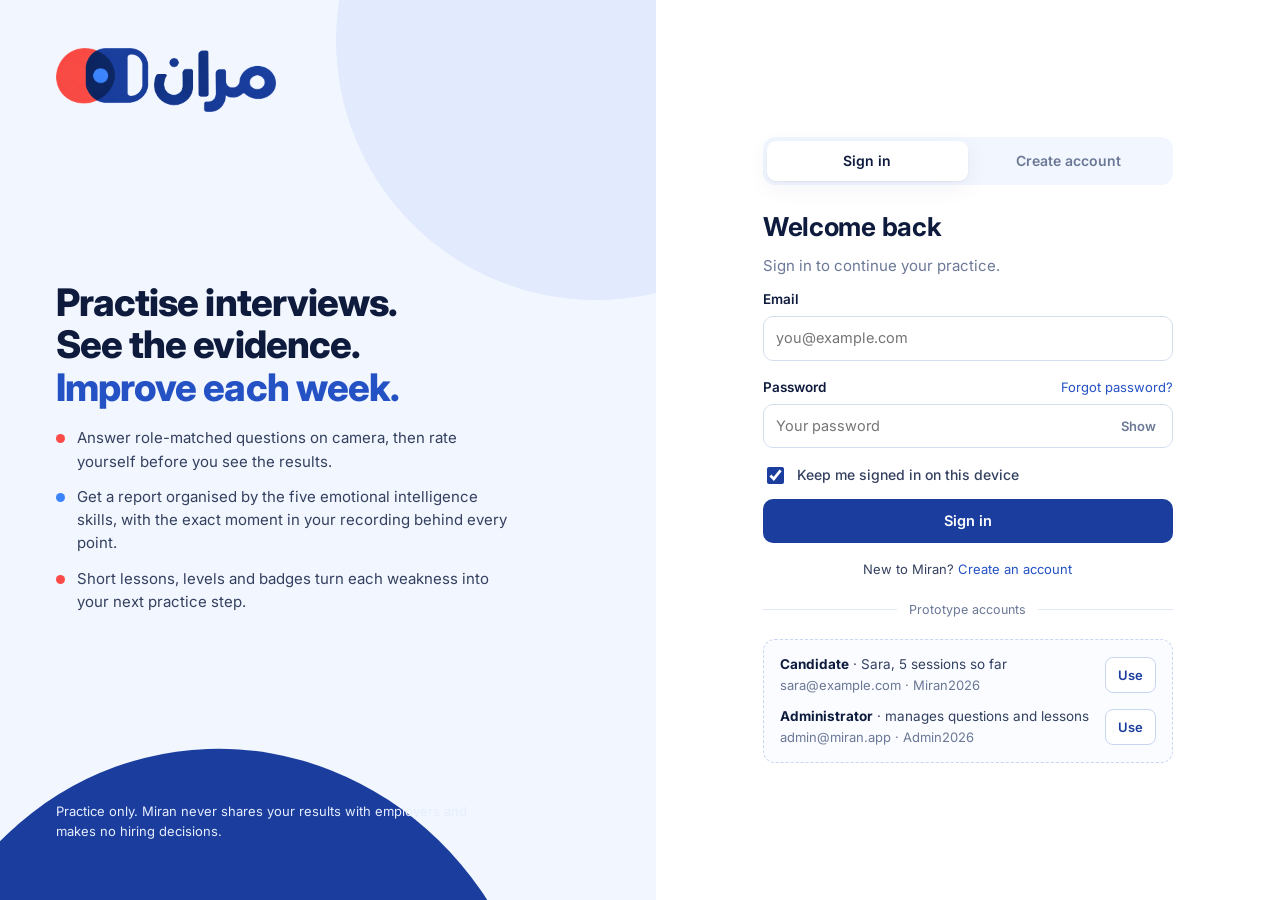
<file: index.html>
<!DOCTYPE html>
<html lang="en">
<head>
  <meta charset="UTF-8">
  <meta name="viewport" content="width=device-width, initial-scale=1">
  <title>Sign in · Miran</title>
  <meta name="description" content="Miran (مِران) — practise job interviews and get feedback organised by the five emotional intelligence skills.">
  <link rel="icon" href="favicon.png">
  <link rel="preconnect" href="https://fonts.googleapis.com"><link rel="preconnect" href="https://fonts.gstatic.com" crossorigin>
  <link href="https://fonts.googleapis.com/css2?family=Inter:wght@400;500;600;700;800&display=swap" rel="stylesheet">
  <link rel="stylesheet" href="style.css">
</head>
<body data-page="signin">
  <main class="auth">
    <section class="auth-brand" aria-label="About Miran">
      <img class="auth-logo" src="miran-logo.png" alt="Miran">
      <div>
        <h1 class="auth-headline">Practise interviews.<br>See the evidence.<br><span>Improve each week.</span></h1>
        <ul class="auth-points">
          <li><span class="dot" style="background:var(--red)"></span>Answer role-matched questions on camera, then rate yourself before you see the results.</li>
          <li><span class="dot" style="background:var(--blue-bright)"></span>Get a report organised by the five emotional intelligence skills, with the exact moment in your recording behind every point.</li>
          <li><span class="dot" style="background:var(--red)"></span>Short lessons, levels and badges turn each weakness into your next practice step.</li>
        </ul>
      </div>
      <p class="auth-foot">Practice only. Miran never shares your results with employers and makes no hiring decisions.</p>
    </section>

    <section class="auth-form-wrap">
      <div class="auth-form">
        <div class="tabs-auth" role="tablist">
          <a href="index.html" class="active" role="tab" aria-selected="true">Sign in</a>
          <a href="signup.html" role="tab" aria-selected="false">Create account</a>
        </div>
        <h1>Welcome back</h1>
        <p class="muted">Sign in to continue your practice.</p>

        <div id="formAlert" class="alert alert-error hidden" role="alert"></div>

        <form id="signinForm" novalidate>
          <div class="field">
            <label for="email">Email</label>
            <input id="email" name="email" type="email" autocomplete="email" placeholder="you@example.com">
          </div>
          <div class="field">
            <div style="display:flex;justify-content:space-between;align-items:baseline">
              <label for="password">Password</label>
              <a href="#" id="forgot" class="small">Forgot password?</a>
            </div>
            <div style="position:relative">
              <input id="password" name="password" type="password" autocomplete="current-password" placeholder="Your password" style="padding-right:64px">
              <button type="button" id="togglePw" class="btn btn-ghost btn-sm" style="position:absolute;right:4px;top:4px">Show</button>
            </div>
          </div>
          <label class="check"><input type="checkbox" checked> Keep me signed in on this device</label>
          <button type="submit" class="btn btn-primary btn-block">Sign in</button>
        </form>

        <p class="small" style="text-align:center;margin-top:16px">New to Miran? <a href="signup.html">Create an account</a></p>

        <div class="divider">Prototype accounts</div>
        <div class="demo-box">
          <div style="display:flex;justify-content:space-between;align-items:center;gap:10px;margin-bottom:10px">
            <div><b style="color:var(--ink)">Candidate</b> · Sara, 5 sessions so far<br><span class="muted small">sara@example.com · Miran2026</span></div>
            <button class="btn btn-outline btn-sm" id="fillDemo" type="button">Use</button>
          </div>
          <div style="display:flex;justify-content:space-between;align-items:center;gap:10px">
            <div><b style="color:var(--ink)">Administrator</b> · manages questions and lessons<br><span class="muted small">admin@miran.app · Admin2026</span></div>
            <button class="btn btn-outline btn-sm" id="fillAdmin" type="button">Use</button>
          </div>
        </div>
      </div>
    </section>
  </main>
  <script src="data.js"></script>
  <script src="app.js"></script>
  <script src="auth.js"></script>
</body>
</html>
</file>
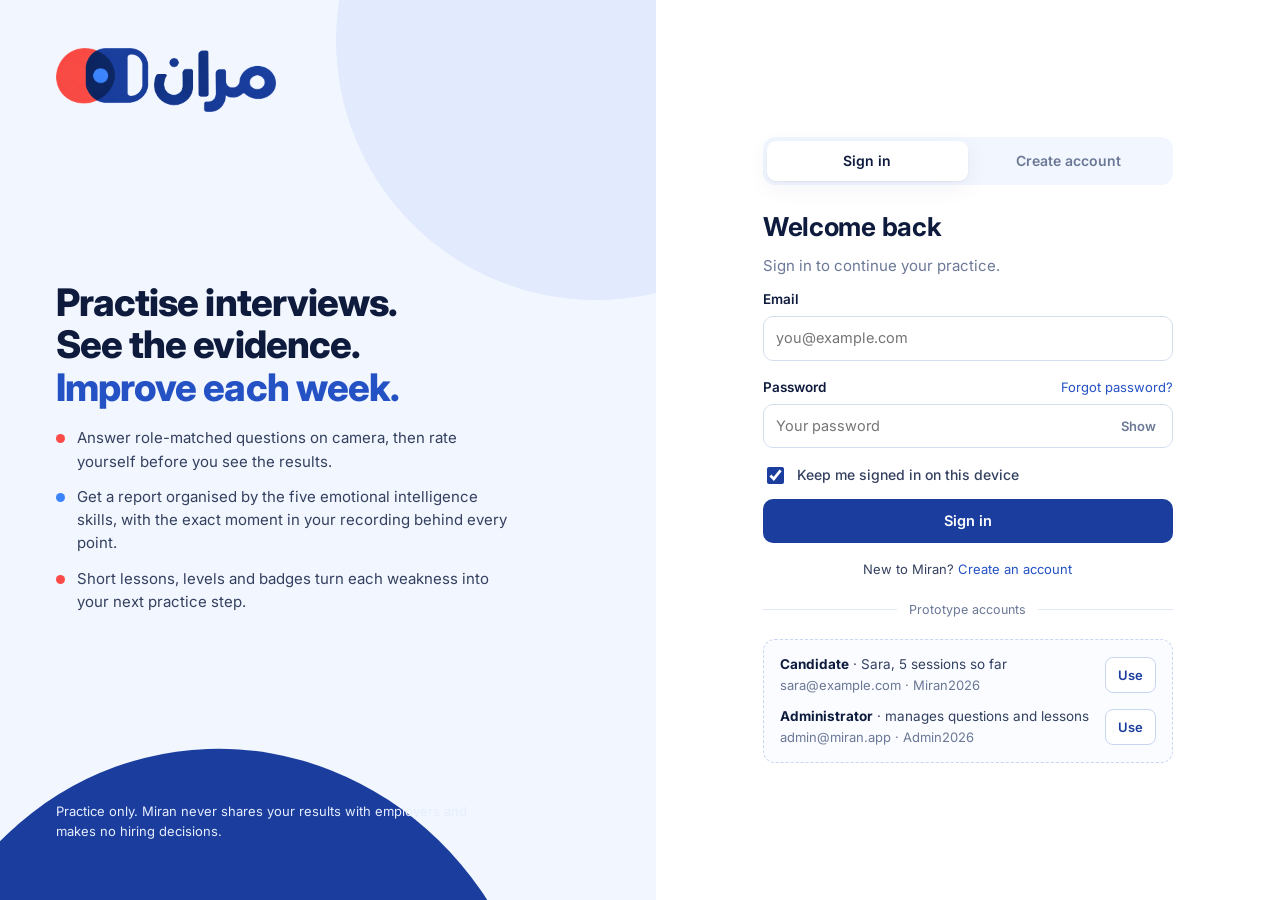
<file: admin.html>
<!DOCTYPE html>
<html lang="en">
<head>
  <meta charset="UTF-8">
  <meta name="viewport" content="width=device-width, initial-scale=1">
  <title>Admin · Miran</title>
  <link rel="icon" href="favicon.png">
  <link rel="preconnect" href="https://fonts.googleapis.com"><link rel="preconnect" href="https://fonts.gstatic.com" crossorigin>
  <link href="https://fonts.googleapis.com/css2?family=Inter:wght@400;500;600;700;800&display=swap" rel="stylesheet">
  <link rel="stylesheet" href="style.css">
</head>
<body data-page="admin">
  <main class="page" id="app"></main>
  <script src="data.js"></script>
  <script src="app.js"></script>
  <script src="admin.js"></script>
</body>
</html>
</file>
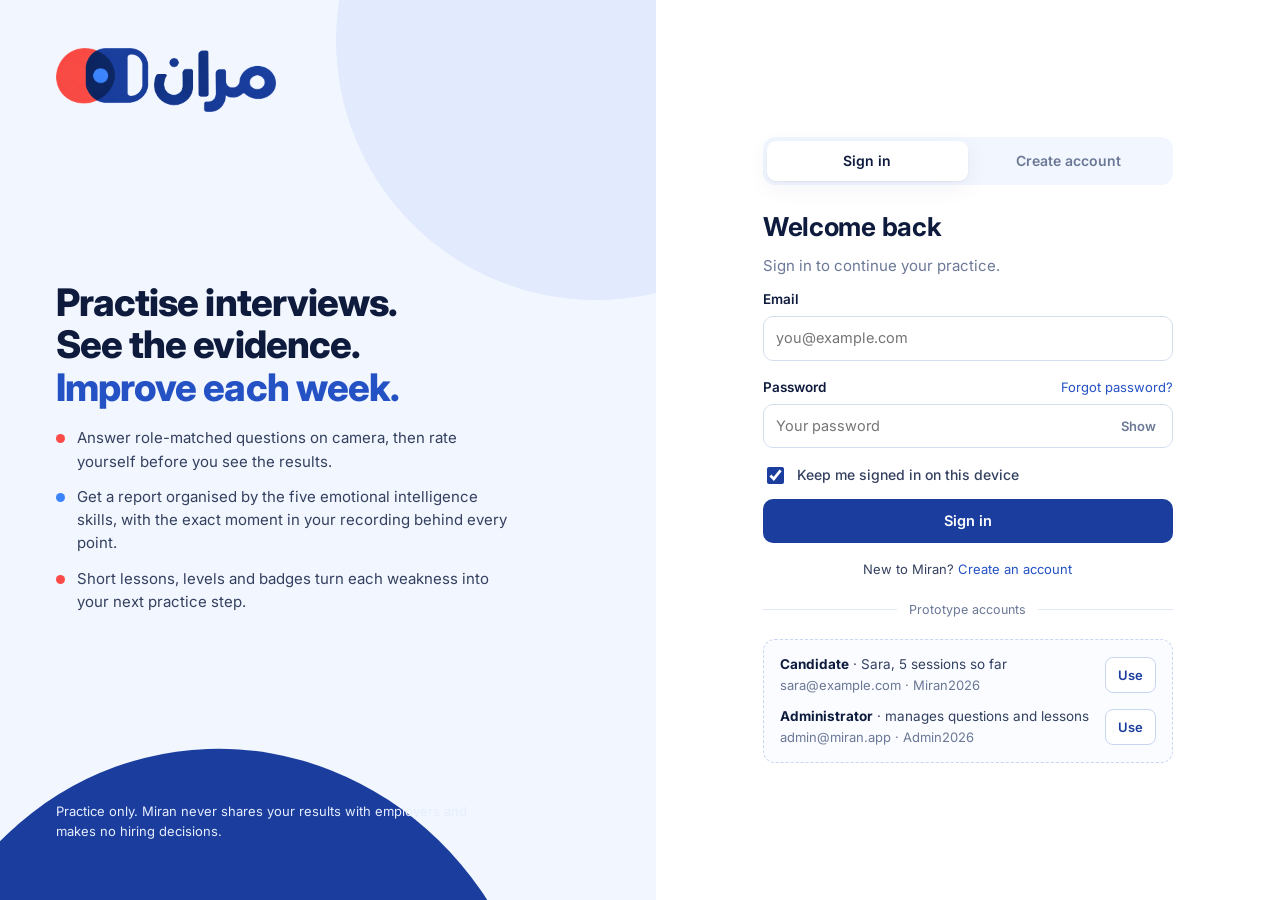
<file: consent.html>
<!DOCTYPE html>
<html lang="en">
<head>
  <meta charset="UTF-8">
  <meta name="viewport" content="width=device-width, initial-scale=1">
  <title>Before your first session · Miran</title>
  <link rel="icon" href="favicon.png">
  <link rel="preconnect" href="https://fonts.googleapis.com"><link rel="preconnect" href="https://fonts.gstatic.com" crossorigin>
  <link href="https://fonts.googleapis.com/css2?family=Inter:wght@400;500;600;700;800&display=swap" rel="stylesheet">
  <link rel="stylesheet" href="style.css">
</head>
<body data-page="consent">
  <header class="topbar"><div class="topbar-inner"><span class="brand"><img src="miran-logo.png" alt="Miran"></span>
    <div style="flex:1"></div><span class="small muted">Step 2 of 2 · Account setup</span></div></header>
  <main class="page page-narrow">
    <div class="stepper" aria-hidden="true"><div class="done"></div><div class="now"></div></div>
    <h1 id="consentTitle">Before your first session, <span id="who"></span></h1>
    <p class="muted">Please read how your recordings are used. You can change these choices at any time in Settings.</p>

    <form id="consentForm">
      <div class="card" style="margin-bottom:20px">
        <h2>What happens to your answers</h2>
        <table class="table">
          <thead><tr><th style="width:150px">Data</th><th>Where it goes</th></tr></thead>
          <tbody>
            <tr><td><b>Video</b></td><td>Stays on Miran's server. Used only to measure eye contact and smiling. Never used to label your emotions.</td></tr>
            <tr><td><b>Audio</b></td><td>Sent to a speech-to-text service to create a transcript, then deleted there.</td></tr>
            <tr><td><b>Transcript</b></td><td>Sent to a generative AI service to score content against a fixed, published rubric.</td></tr>
            <tr><td><b>Results</b></td><td>Visible to you only. Never shared with employers.</td></tr>
          </tbody>
        </table>
        <div style="margin-top:18px">
          <label class="check"><input type="checkbox" name="agree"> <span><b>I agree</b> to my answers being recorded and processed as described above.</span></label>
          <div id="agreeErr" class="error-text hidden" style="margin:-6px 0 12px 27px">You need to agree before you can record.</div>
          <label class="check"><input type="checkbox" name="camera" checked> <span>Include camera-based measures (eye contact and smiling). <span class="muted">If unchecked, your report uses content and speech only.</span></span></label>
          <label class="check"><input type="checkbox" name="autodel"> <span>Delete my recordings automatically after 30 days.</span></label>
        </div>
      </div>

      <div class="card" style="margin-bottom:20px">
        <h2>What are you preparing for?</h2>
        <p class="muted small">Miran matches questions to your field and role. You can also paste a job description when you set up a session.</p>
        <div class="grid g-3">
          <div class="field"><label for="field">Field</label><select id="field" name="field"></select></div>
          <div class="field"><label for="role">Role</label><select id="role" name="role"></select></div>
          <div class="field"><label for="idate">Interview date <span class="muted">(optional)</span></label><input type="text" id="idate" name="idate" placeholder="YYYY-MM-DD" onfocus="this.type='date'"></div>
        </div>
      </div>

      <div style="display:flex;gap:12px;align-items:center">
        <button type="submit" class="btn btn-primary">Accept and continue</button>
        <button type="button" class="btn btn-ghost" id="notNow">Not now</button>
      </div>
    </form>
  </main>
  <script src="data.js"></script>
  <script src="app.js"></script>
  <script src="auth.js"></script>
</body>
</html>
</file>
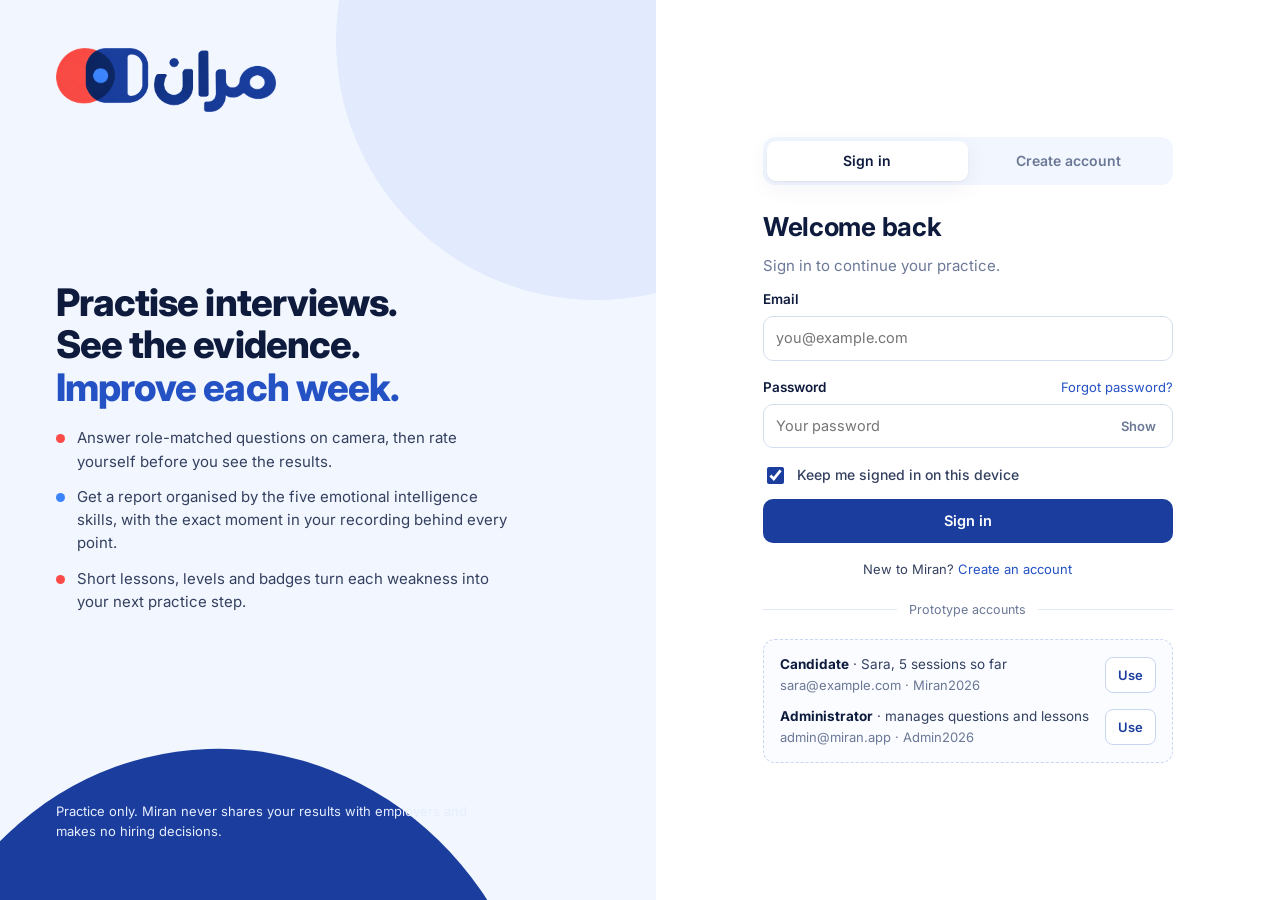
<file: dashboard.html>
<!DOCTYPE html>
<html lang="en">
<head>
  <meta charset="UTF-8">
  <meta name="viewport" content="width=device-width, initial-scale=1">
  <title>Home · Miran</title>
  <link rel="icon" href="favicon.png">
  <link rel="preconnect" href="https://fonts.googleapis.com"><link rel="preconnect" href="https://fonts.gstatic.com" crossorigin>
  <link href="https://fonts.googleapis.com/css2?family=Inter:wght@400;500;600;700;800&display=swap" rel="stylesheet">
  <link rel="stylesheet" href="style.css">
</head>
<body data-page="dashboard">
  <main class="page" id="app"></main>
  <script src="data.js"></script>
  <script src="app.js"></script>
  <script src="dashboard.js"></script>
</body>
</html>
</file>
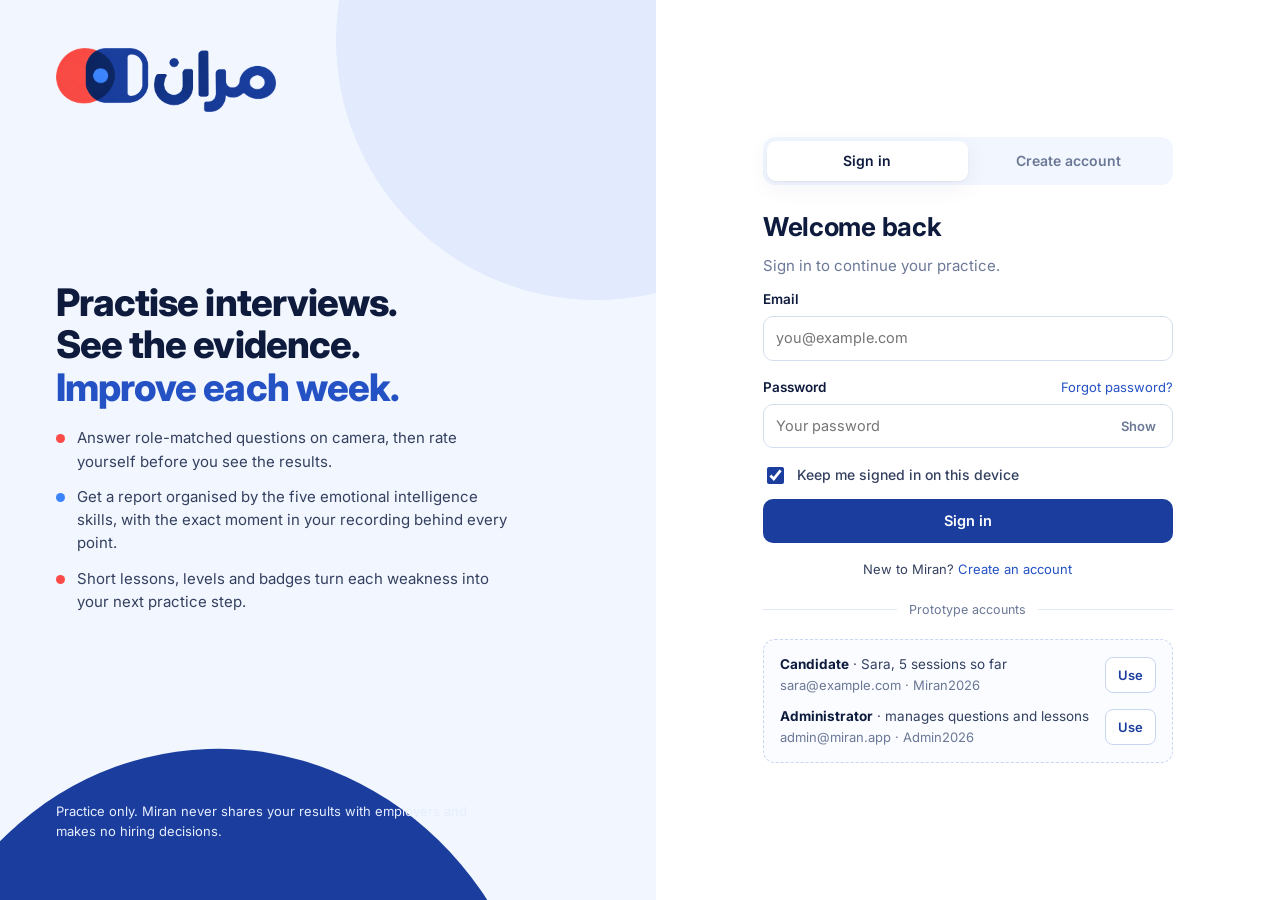
<file: lessons.html>
<!DOCTYPE html>
<html lang="en">
<head>
  <meta charset="UTF-8">
  <meta name="viewport" content="width=device-width, initial-scale=1">
  <title>Lessons · Miran</title>
  <link rel="icon" href="favicon.png">
  <link rel="preconnect" href="https://fonts.googleapis.com"><link rel="preconnect" href="https://fonts.gstatic.com" crossorigin>
  <link href="https://fonts.googleapis.com/css2?family=Inter:wght@400;500;600;700;800&display=swap" rel="stylesheet">
  <link rel="stylesheet" href="style.css">
</head>
<body data-page="lessons">
  <main class="page" id="app"></main>
  <script src="data.js"></script>
  <script src="app.js"></script>
  <script src="lessons.js"></script>
</body>
</html>
</file>
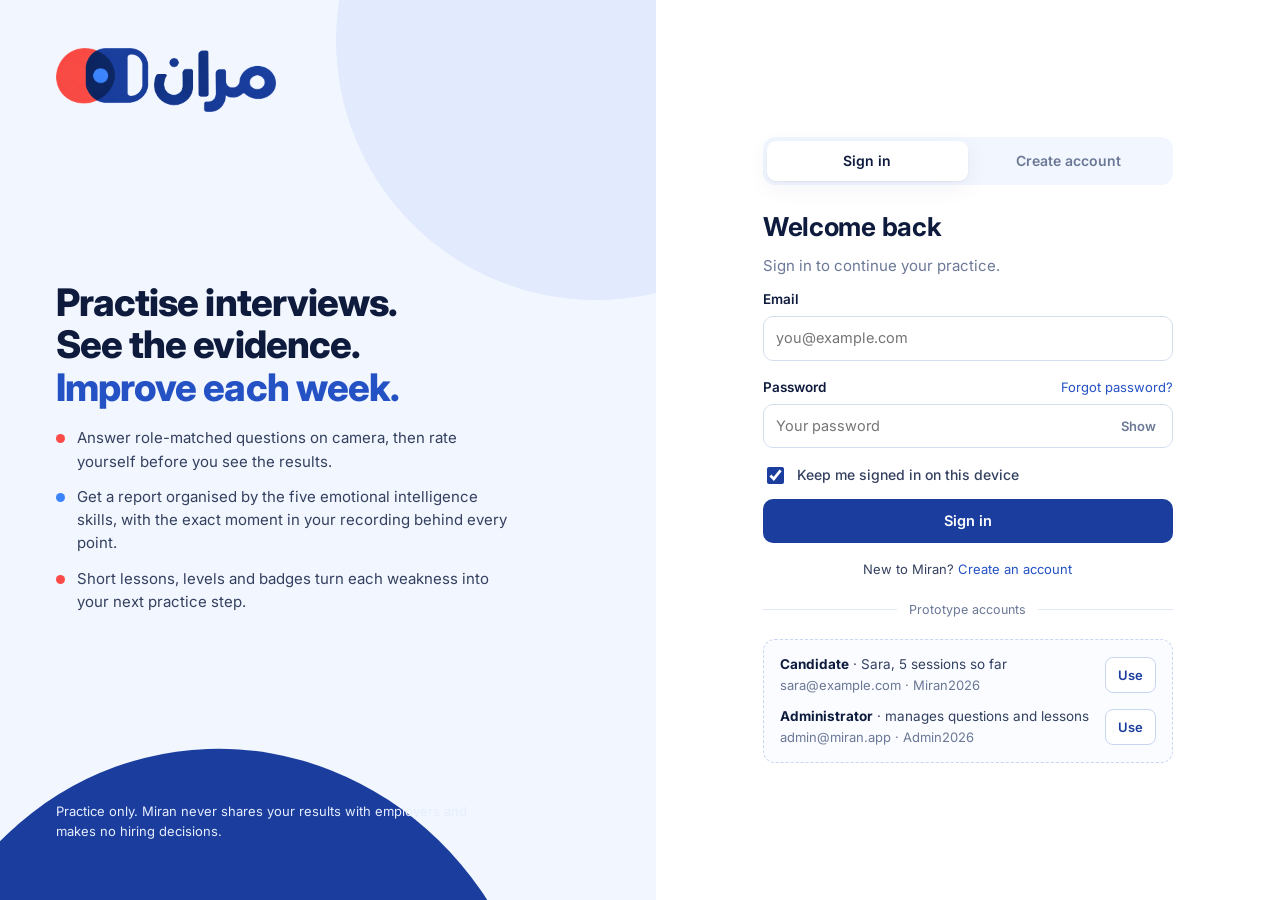
<file: rate.html>
<!DOCTYPE html>
<html lang="en">
<head>
  <meta charset="UTF-8">
  <meta name="viewport" content="width=device-width, initial-scale=1">
  <title>Rate your answers · Miran</title>
  <link rel="icon" href="favicon.png">
  <link rel="preconnect" href="https://fonts.googleapis.com"><link rel="preconnect" href="https://fonts.gstatic.com" crossorigin>
  <link href="https://fonts.googleapis.com/css2?family=Inter:wght@400;500;600;700;800&display=swap" rel="stylesheet">
  <link rel="stylesheet" href="style.css">
</head>
<body data-page="rate">
  <header class="topbar"><div class="topbar-inner">
    <span class="brand"><img src="miran-logo.png" alt="Miran"></span>
    <div style="flex:1"></div><span class="small muted">Rate your answers</span>
  </div></header>
  <main class="page page-narrow" id="app"></main>
  <script src="data.js"></script>
  <script src="app.js"></script>
  <script src="rate.js"></script>
</body>
</html>
</file>
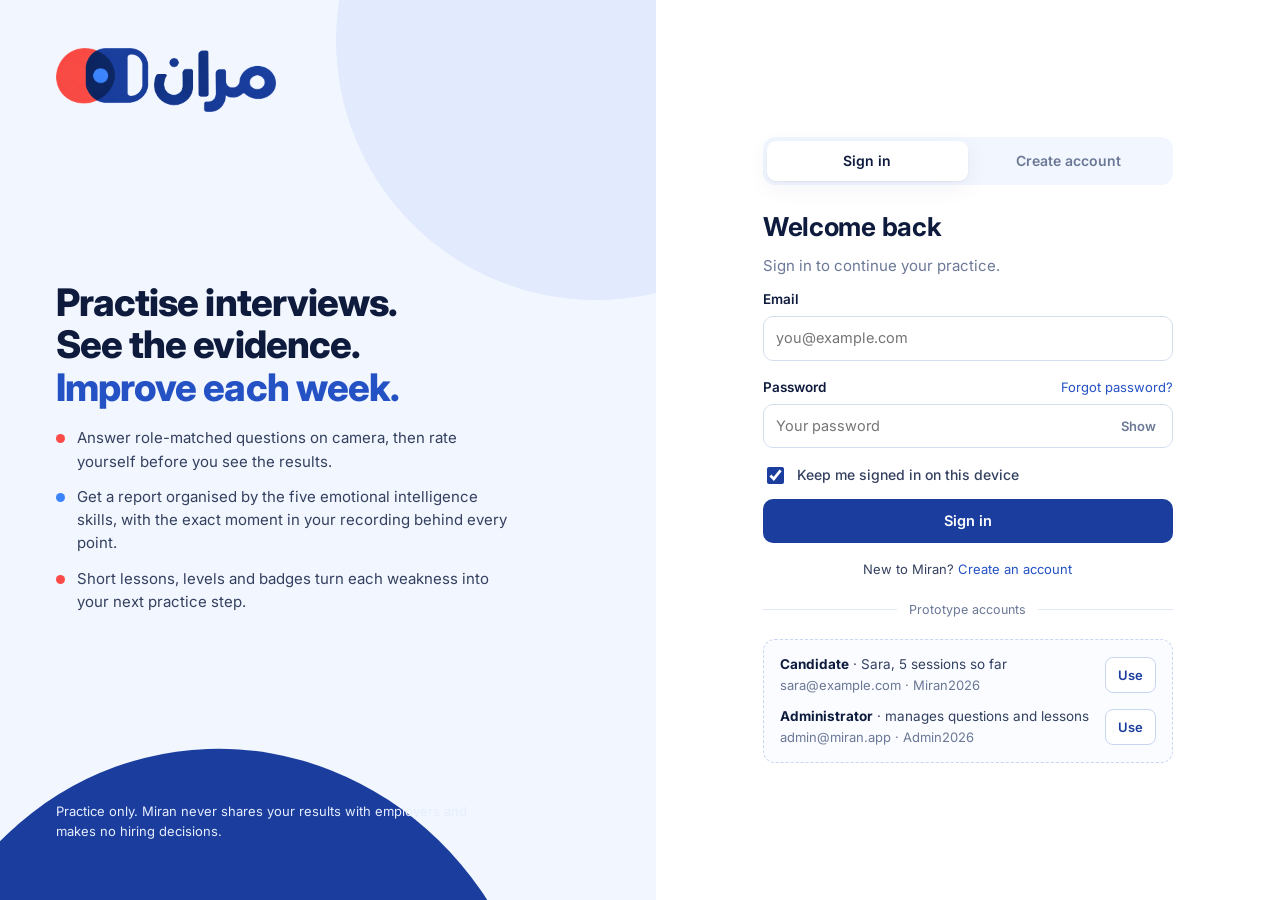
<file: record.html>
<!DOCTYPE html>
<html lang="en">
<head>
  <meta charset="UTF-8">
  <meta name="viewport" content="width=device-width, initial-scale=1">
  <title>Practice session · Miran</title>
  <link rel="icon" href="favicon.png">
  <link rel="preconnect" href="https://fonts.googleapis.com"><link rel="preconnect" href="https://fonts.gstatic.com" crossorigin>
  <link href="https://fonts.googleapis.com/css2?family=Inter:wght@400;500;600;700;800&display=swap" rel="stylesheet">
  <link rel="stylesheet" href="style.css">
</head>
<body data-page="record">
  <header class="topbar"><div class="topbar-inner">
    <span class="brand"><img src="miran-logo.png" alt="Miran"></span>
    <div style="flex:1"></div>
    <span class="small muted" id="qCounter"></span>
    <button class="btn btn-ghost btn-sm" id="exitBtn">Exit session</button>
  </div></header>
  <main class="page" id="app"></main>
  <script src="data.js"></script>
  <script src="app.js"></script>
  <script src="record.js"></script>
</body>
</html>
</file>
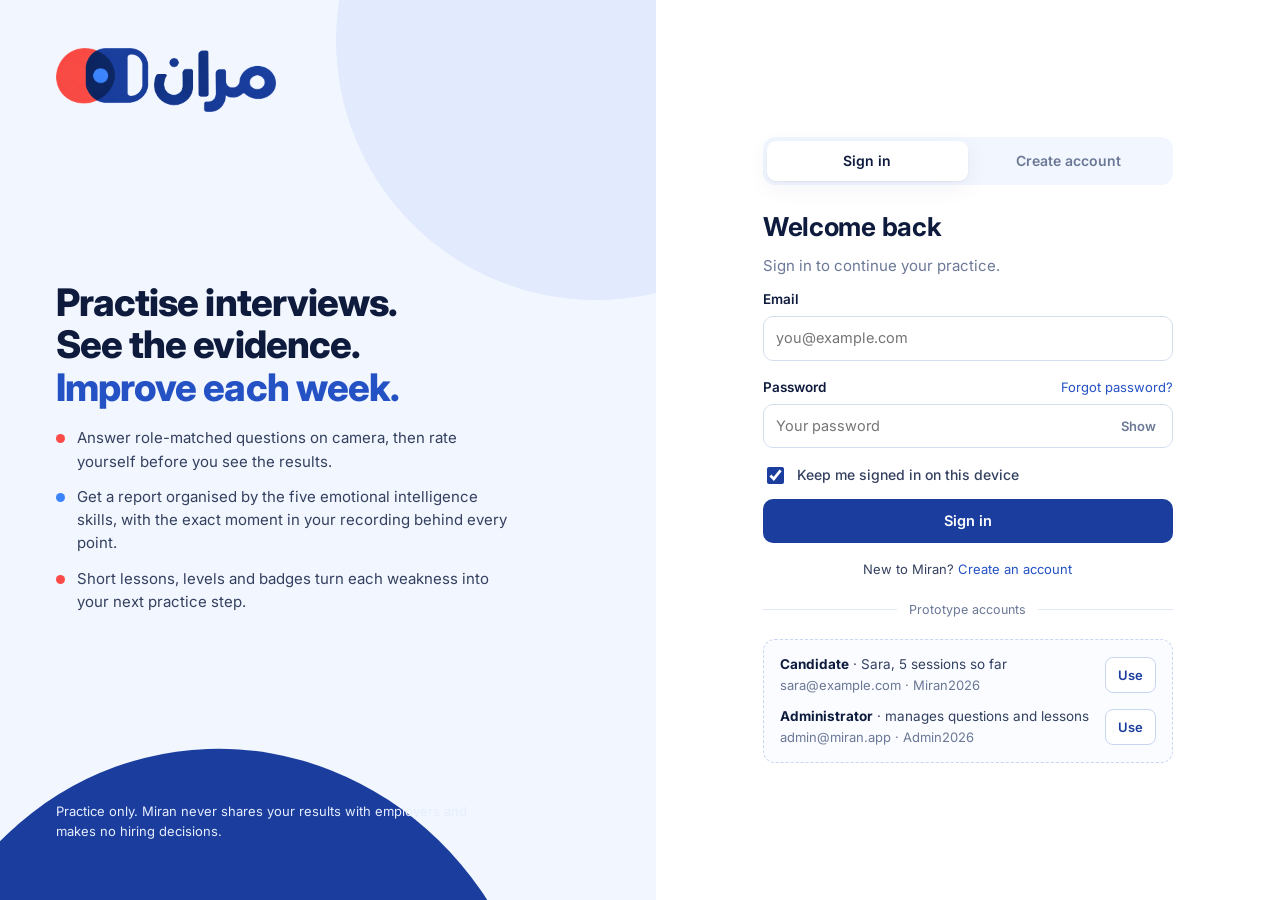
<file: report.html>
<!DOCTYPE html>
<html lang="en">
<head>
  <meta charset="UTF-8">
  <meta name="viewport" content="width=device-width, initial-scale=1">
  <title>Session report · Miran</title>
  <link rel="icon" href="favicon.png">
  <link rel="preconnect" href="https://fonts.googleapis.com"><link rel="preconnect" href="https://fonts.gstatic.com" crossorigin>
  <link href="https://fonts.googleapis.com/css2?family=Inter:wght@400;500;600;700;800&display=swap" rel="stylesheet">
  <link rel="stylesheet" href="style.css">
</head>
<body data-page="report">
  <main class="page" id="app"></main>
  <script src="data.js"></script>
  <script src="app.js"></script>
  <script src="report.js"></script>
</body>
</html>
</file>
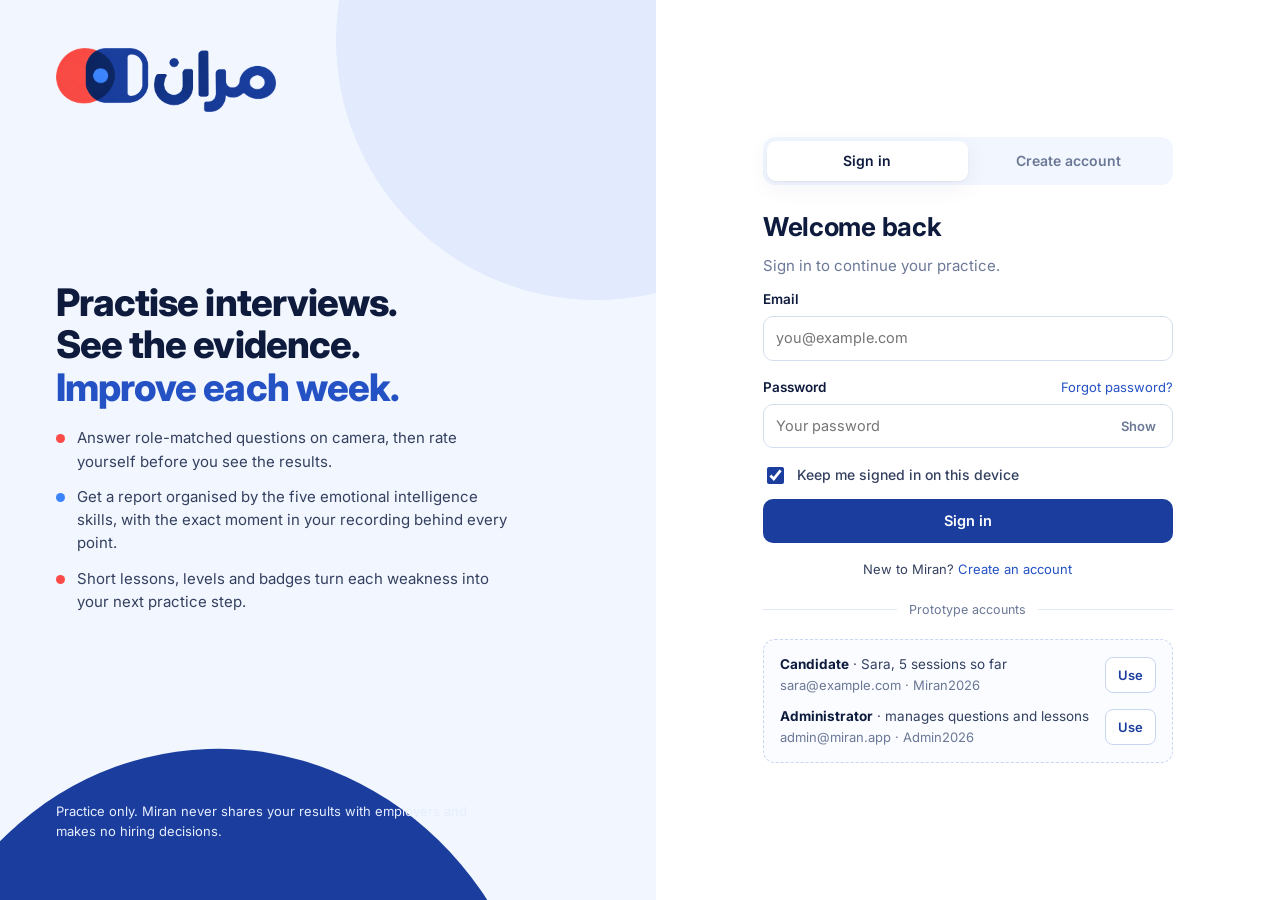
<file: reports.html>
<!DOCTYPE html>
<html lang="en">
<head>
  <meta charset="UTF-8">
  <meta name="viewport" content="width=device-width, initial-scale=1">
  <title>Reports · Miran</title>
  <link rel="icon" href="favicon.png">
  <link rel="preconnect" href="https://fonts.googleapis.com"><link rel="preconnect" href="https://fonts.gstatic.com" crossorigin>
  <link href="https://fonts.googleapis.com/css2?family=Inter:wght@400;500;600;700;800&display=swap" rel="stylesheet">
  <link rel="stylesheet" href="style.css">
</head>
<body data-page="reports">
  <main class="page" id="app"></main>
  <script src="data.js"></script>
  <script src="app.js"></script>
  <script>
  (async function () {
    const M = window.MIRAN; await M.ready;
    const { $, esc, engine } = M;
    const u = M.auth.require("candidate");
    M.shell("reports");
    const ss = engine.sessionsOf(u.id);
    $("#app").innerHTML = `
      <div class="page-head"><div><h1>Reports</h1><p>Every session you complete gets a report organised by the five EI skills.</p></div>
      <a class="btn btn-primary" href="setup.html">New session</a></div>
      <div class="card">${ss.length ? `<table class="table">
        <thead><tr><th>Session</th><th>Type</th><th>Role</th><th>Date</th>${M.COMPONENTS.map(c => `<th title="${esc(c.name)}">${c.short}</th>`).join("")}<th></th></tr></thead>
        <tbody>${ss.slice().reverse().map(s => `<tr>
          <td><b>S${ss.indexOf(s) + 1}</b></td>
          <td>${s.type === "full" ? "Full" : "Focus · " + esc(M.compById(s.focus).name)}</td>
          <td class="small">${esc(s.role)}</td><td class="small muted">${M.fmtDate(s.completedAt)}</td>
          ${M.COMPONENTS.map(c => `<td>${s.compScores[c.id] == null ? `<span class="muted">—</span>` : s.compScores[c.id].toFixed(1)}</td>`).join("")}
          <td style="text-align:right"><a class="btn btn-ghost btn-sm" href="report.html?id=${s.id}">Open →</a></td></tr>`).join("")}</tbody></table>
        <p class="scale-note">Scores on a 0–10 scale. — means the skill was not measured in that session (focus sessions measure one skill).</p>`
        : `<div class="empty"><h2>No reports yet</h2><p>Complete your first session to see a report here.</p><a class="btn btn-primary" href="setup.html">Start a session</a></div>`}
      </div>`;
  })();
  </script>
</body>
</html>
</file>
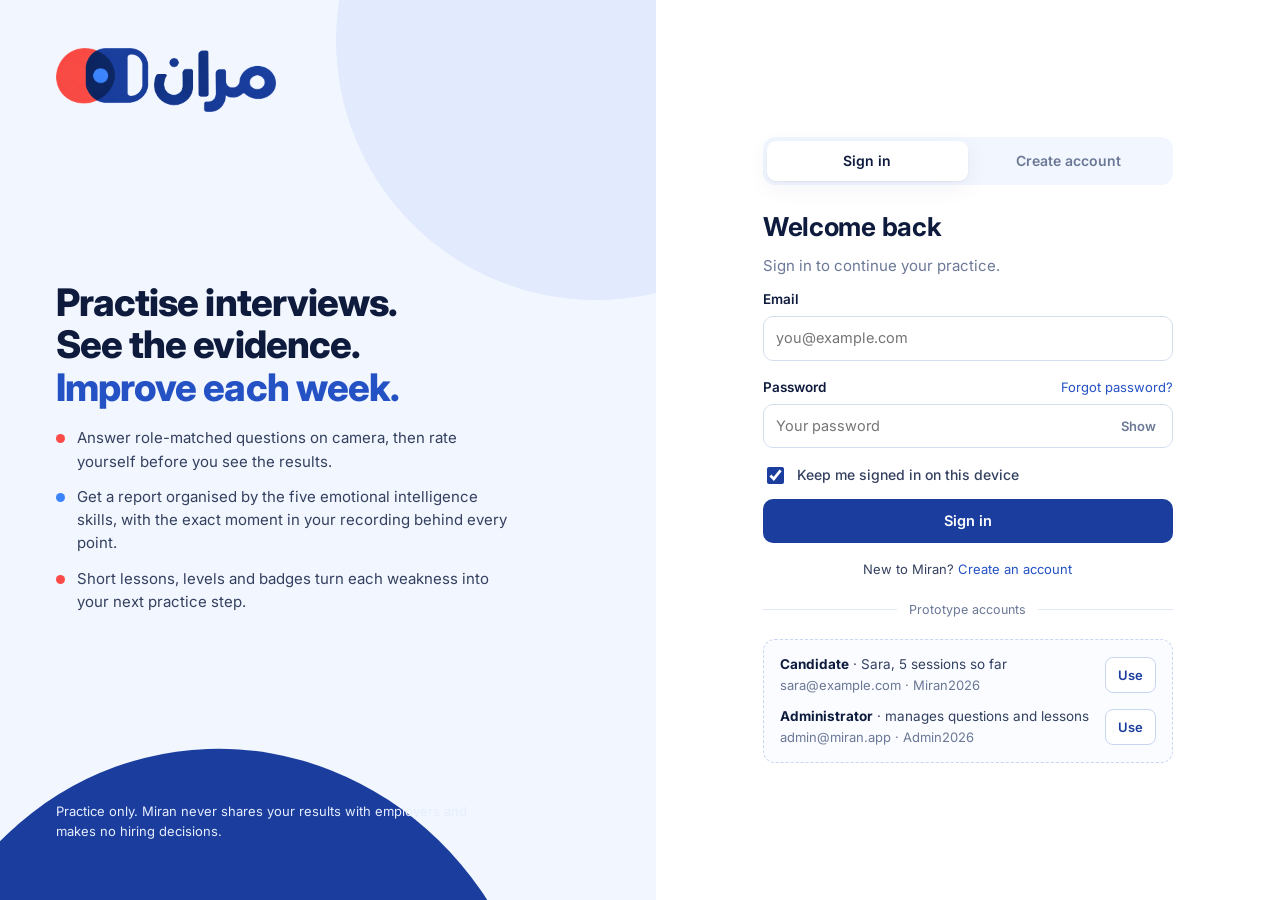
<file: settings.html>
<!DOCTYPE html>
<html lang="en">
<head>
  <meta charset="UTF-8">
  <meta name="viewport" content="width=device-width, initial-scale=1">
  <title>Settings · Miran</title>
  <link rel="icon" href="favicon.png">
  <link rel="preconnect" href="https://fonts.googleapis.com"><link rel="preconnect" href="https://fonts.gstatic.com" crossorigin>
  <link href="https://fonts.googleapis.com/css2?family=Inter:wght@400;500;600;700;800&display=swap" rel="stylesheet">
  <link rel="stylesheet" href="style.css">
</head>
<body data-page="settings">
  <main class="page page-narrow" id="app"></main>
  <script src="data.js"></script>
  <script src="app.js"></script>
  <script>
  (async function () {
    const M = window.MIRAN; await M.ready;
    const { $, esc } = M;
    const u = M.auth.require("candidate");
    M.shell("");
    const field = M.FIELDS.find(f => f.id === u.fieldId) || M.FIELDS[0];
    $("#app").innerHTML = `
      <h1>Settings &amp; privacy</h1><p class="muted">Your choices apply to future sessions straight away.</p>
      <form id="profile" class="card" style="margin-bottom:20px">
        <h2>Profile</h2>
        <div class="grid g-2">
          <div class="field"><label for="n">Full name</label><input id="n" type="text" value="${esc(u.name)}"></div>
          <div class="field"><label for="e">Email</label><input id="e" type="email" value="${esc(u.email)}" disabled></div>
          <div class="field"><label for="f">Field</label><select id="f">${M.FIELDS.map(x => `<option value="${x.id}" ${x.id === field.id ? "selected" : ""}>${esc(x.name)}</option>`).join("")}</select></div>
          <div class="field"><label for="r">Role</label><select id="r"></select></div>
          <div class="field"><label for="d">Interview date</label><input id="d" type="date" value="${esc(u.interviewDate || "")}"></div>
        </div>
        <button class="btn btn-primary">Save profile</button>
      </form>
      <div class="card" style="margin-bottom:20px">
        <h2>Privacy</h2>
        <label class="check"><input type="checkbox" id="cam" ${u.cameraMeasures !== false ? "checked" : ""}> <span><b>Camera-based measures</b> (eye contact and smiling). <span class="muted">When off, reports use content and speech only.</span></span></label>
        <label class="check"><input type="checkbox" id="ad" ${u.autoDelete30 ? "checked" : ""}> <span><b>Delete recordings automatically after 30 days.</b> <span class="muted">Transcripts and results are kept.</span></span></label>
        <p class="small muted">Consent given on ${M.fmtDate(u.consentAt)}. Results are visible to you only and are never shared with employers.</p>
        <div style="display:flex;gap:10px;flex-wrap:wrap;border-top:1px solid var(--line);padding-top:16px">
          <button class="btn btn-outline" id="delRec">Delete all my recordings</button>
          <button class="btn btn-ghost" id="delAcc" style="color:#C42F2B">Delete my account</button>
        </div>
      </div>
      <div class="card">
        <h2>Prototype</h2>
        <p class="small muted">This is a front-end prototype: accounts, sessions and recordings are stored in this browser only.</p>
        <button class="btn btn-outline" id="reset">Reset prototype data</button>
      </div>`;
    const fillRoles = () => { const fl = M.FIELDS.find(x => x.id === $("#f").value); $("#r").innerHTML = fl.roles.map(r => `<option ${r === u.role ? "selected" : ""}>${esc(r)}</option>`).join(""); };
    $("#f").onchange = fillRoles; fillRoles();
    $("#profile").onsubmit = e => { e.preventDefault(); u.name = $("#n").value.trim() || u.name; u.fieldId = $("#f").value; u.role = $("#r").value; u.interviewDate = $("#d").value || null; M.commit(); M.toast("✓ Profile saved"); };
    $("#cam").onchange = e => { u.cameraMeasures = e.target.checked; M.commit(); M.toast(e.target.checked ? "Camera measures on" : "Camera measures off: reports will use content and speech only"); };
    $("#ad").onchange = e => { u.autoDelete30 = e.target.checked; M.commit(); M.toast("✓ Saved"); };
    $("#delRec").onclick = () => {
      const m = M.modal(`<h2>Delete all recordings?</h2><p>Your videos are deleted permanently. Transcripts, scores and reports are kept.</p><div style="display:flex;gap:10px;justify-content:flex-end"><button class="btn btn-ghost" id="c">Cancel</button><button class="btn btn-danger" id="y">Delete recordings</button></div>`);
      $("#c", m).onclick = () => m.remove();
      $("#y", m).onclick = async () => { for (const s of M.db().sessions.filter(s => s.userId === u.id)) { await M.rec.clearPrefix(s.id); s.hasVideo = false; s.answers.forEach(a => a.hasVideo = false); } M.commit(); m.remove(); M.toast("✓ Recordings deleted"); };
    };
    $("#delAcc").onclick = () => {
      const m = M.modal(`<h2>Delete your account?</h2><p>All sessions, reports, recordings and lesson progress will be removed. This cannot be undone.</p><div style="display:flex;gap:10px;justify-content:flex-end"><button class="btn btn-ghost" id="c">Cancel</button><button class="btn btn-danger" id="y">Delete account</button></div>`);
      $("#c", m).onclick = () => m.remove();
      $("#y", m).onclick = async () => { const d = M.db(); for (const s of d.sessions.filter(s => s.userId === u.id)) await M.rec.clearPrefix(s.id);
        d.sessions = d.sessions.filter(s => s.userId !== u.id); d.lessonProgress = d.lessonProgress.filter(p => p.userId !== u.id); d.badges = d.badges.filter(b => b.userId !== u.id); d.users = d.users.filter(x => x.id !== u.id); M.commit(); M.auth.signOut(); };
    };
    $("#reset").onclick = () => M.resetDemo();
  })();
  </script>
</body>
</html>
</file>
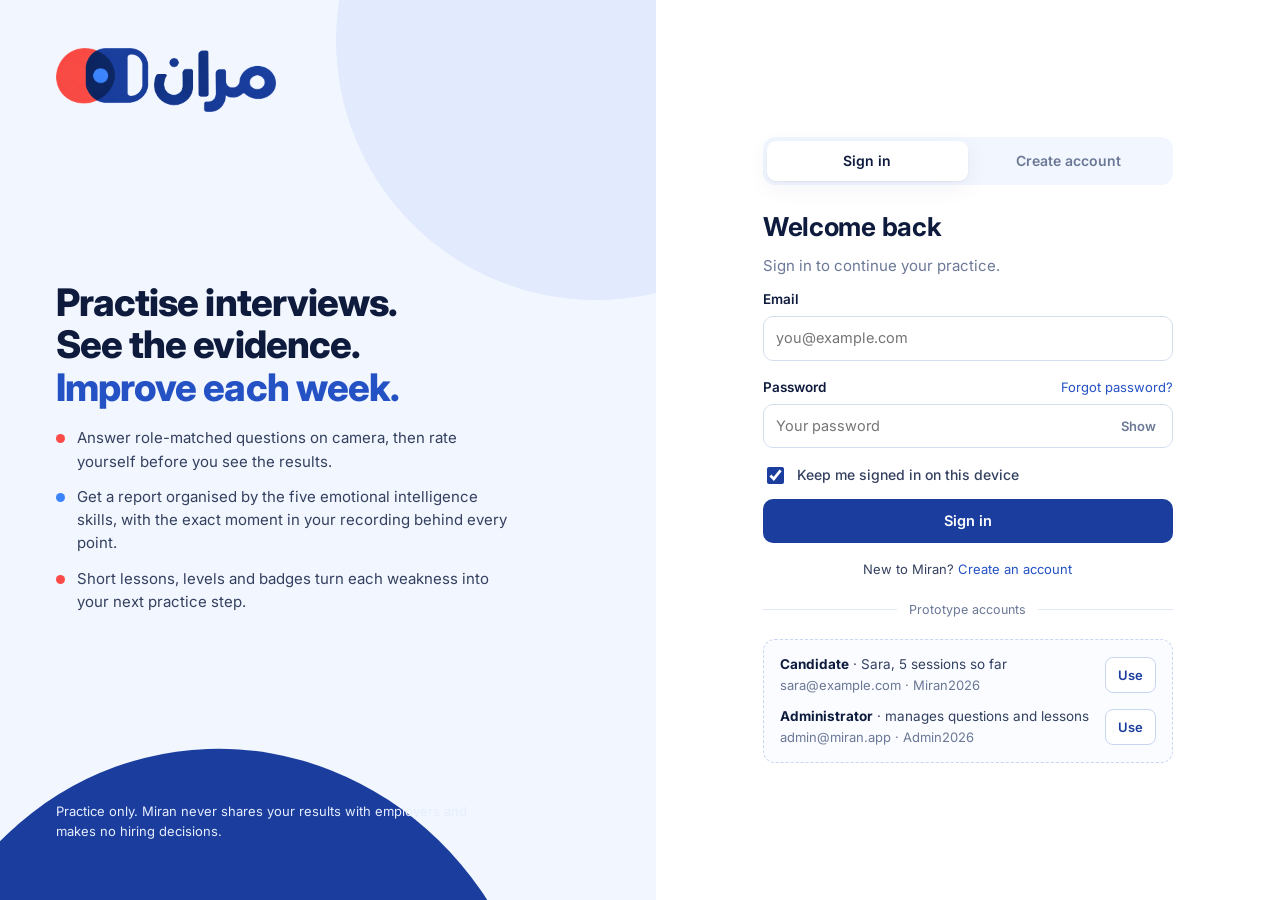
<file: setup.html>
<!DOCTYPE html>
<html lang="en">
<head>
  <meta charset="UTF-8">
  <meta name="viewport" content="width=device-width, initial-scale=1">
  <title>Set up a session · Miran</title>
  <link rel="icon" href="favicon.png">
  <link rel="preconnect" href="https://fonts.googleapis.com"><link rel="preconnect" href="https://fonts.gstatic.com" crossorigin>
  <link href="https://fonts.googleapis.com/css2?family=Inter:wght@400;500;600;700;800&display=swap" rel="stylesheet">
  <link rel="stylesheet" href="style.css">
</head>
<body data-page="setup">
  <main class="page page-narrow" style="max-width:1000px">
    <div class="page-head"><div><h1>Set up a session</h1><p>Choose the role you are preparing for, then the type of session.</p></div></div>
    <form id="setupForm" class="grid g-2" style="align-items:start">
      <div class="card">
        <h2>1. Role</h2>
        <div class="field"><label for="field">Field</label><select id="field" name="field"></select></div>
        <div class="field"><label for="role">Role</label><select id="role" name="role"></select></div>
        <div class="field">
          <label for="jd">or paste a job description <span class="muted">(optional)</span></label>
          <textarea id="jd" name="jd" placeholder="Paste the job advert here. Miran will match questions to the requirements it finds."></textarea>
          <div class="help" id="jdMatch">Miran will match questions to the requirements it finds.</div>
        </div>
      </div>
      <div class="card">
        <h2>2. Session type</h2>
        <label class="choice" data-type="full"><input type="radio" name="type" value="full"><span class="title">Full session</span>
          <div class="desc">One question for each of the five EI skills. All nine measures run, so every skill gets a new score.</div></label>
        <label class="choice" data-type="focus"><input type="radio" name="type" value="focus"><span class="title">Focus session</span> <span id="focusTag"></span>
          <div class="desc">Five questions on one skill. Only that skill is measured and scored.</div></label>

        <div id="focusBox" class="field hidden" style="margin-top:6px">
          <label>Skill to focus on</label>
          <div class="seg" style="margin-bottom:10px" id="focusMode"><button type="button" data-m="suggested" class="on">Suggested</button><button type="button" data-m="manual">Choose myself</button></div>
          <div class="chips" id="focusChips"></div>
          <div class="help" id="focusWhy"></div>
        </div>

        <div class="field">
          <label>Difficulty</label>
          <div class="seg" id="diff"><button type="button" data-d="basic" class="on">Basic</button><button type="button" data-d="advanced">Advanced</button></div>
          <div class="help">Basic: general and behavioural questions. Advanced: more situational, pressure and follow-up questions.</div>
        </div>
        <div class="alert alert-warn" id="summary" style="margin-bottom:14px"></div>
        <button class="btn btn-primary btn-block" type="submit">Check camera and start</button>
      </div>
    </form>
  </main>
  <script src="data.js"></script>
  <script src="app.js"></script>
  <script src="setup.js"></script>
</body>
</html>
</file>
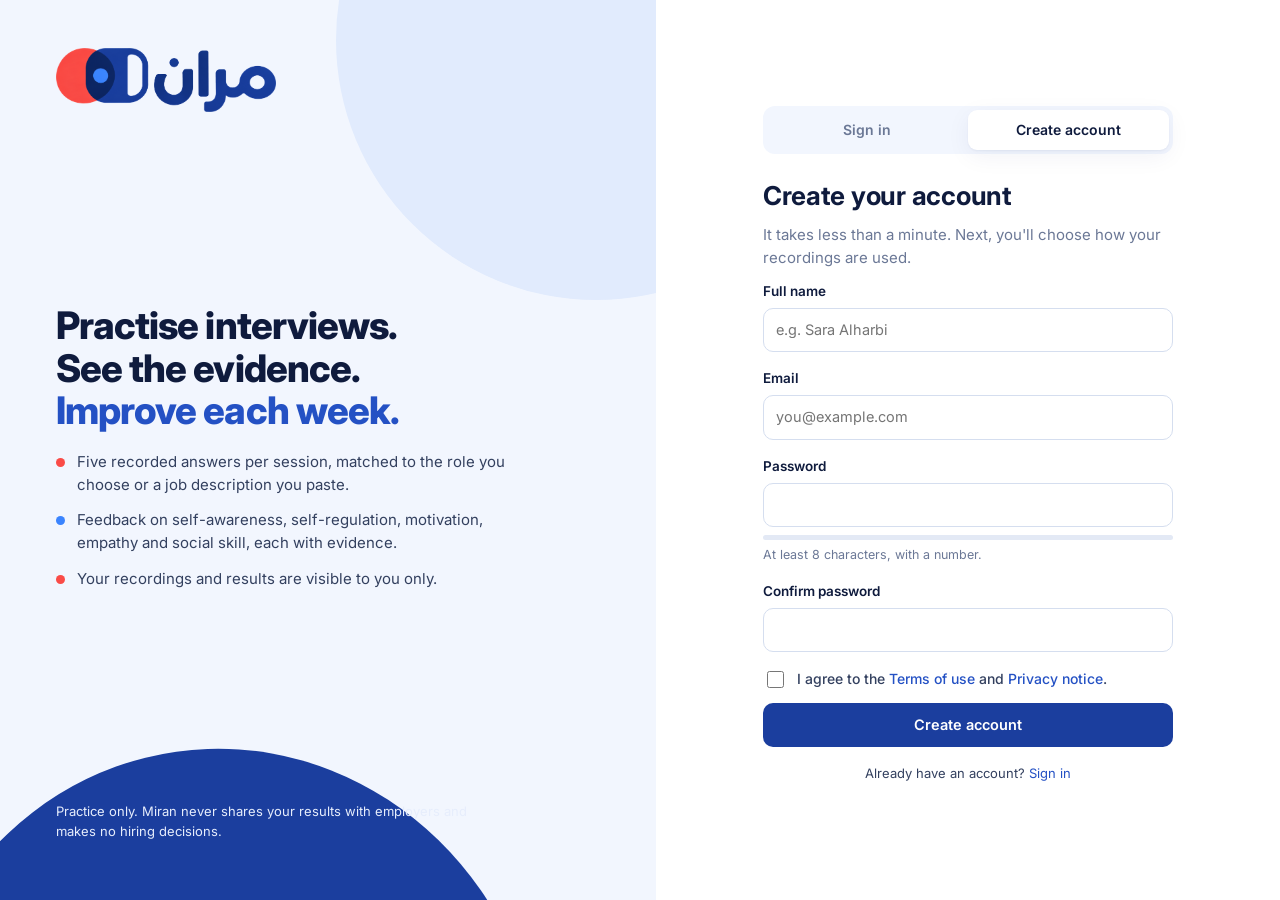
<file: signup.html>
<!DOCTYPE html>
<html lang="en">
<head>
  <meta charset="UTF-8">
  <meta name="viewport" content="width=device-width, initial-scale=1">
  <title>Create account · Miran</title>
  <link rel="icon" href="favicon.png">
  <link rel="preconnect" href="https://fonts.googleapis.com"><link rel="preconnect" href="https://fonts.gstatic.com" crossorigin>
  <link href="https://fonts.googleapis.com/css2?family=Inter:wght@400;500;600;700;800&display=swap" rel="stylesheet">
  <link rel="stylesheet" href="style.css">
</head>
<body data-page="signup">
  <main class="auth">
    <section class="auth-brand" aria-label="About Miran">
      <img class="auth-logo" src="miran-logo.png" alt="Miran">
      <div>
        <h1 class="auth-headline">Practise interviews.<br>See the evidence.<br><span>Improve each week.</span></h1>
        <ul class="auth-points">
          <li><span class="dot" style="background:var(--red)"></span>Five recorded answers per session, matched to the role you choose or a job description you paste.</li>
          <li><span class="dot" style="background:var(--blue-bright)"></span>Feedback on self-awareness, self-regulation, motivation, empathy and social skill, each with evidence.</li>
          <li><span class="dot" style="background:var(--red)"></span>Your recordings and results are visible to you only.</li>
        </ul>
      </div>
      <p class="auth-foot">Practice only. Miran never shares your results with employers and makes no hiring decisions.</p>
    </section>

    <section class="auth-form-wrap">
      <div class="auth-form">
        <div class="tabs-auth" role="tablist">
          <a href="index.html" role="tab" aria-selected="false">Sign in</a>
          <a href="signup.html" class="active" role="tab" aria-selected="true">Create account</a>
        </div>
        <h1>Create your account</h1>
        <p class="muted">It takes less than a minute. Next, you'll choose how your recordings are used.</p>

        <form id="signupForm" novalidate>
          <div class="field">
            <label for="name">Full name</label>
            <input id="name" name="name" type="text" autocomplete="name" placeholder="e.g. Sara Alharbi">
          </div>
          <div class="field">
            <label for="email">Email</label>
            <input id="email" name="email" type="email" autocomplete="email" placeholder="you@example.com">
          </div>
          <div class="field">
            <label for="password">Password</label>
            <input id="password" name="password" type="password" autocomplete="new-password">
            <div class="pw-meter"><span></span></div>
            <div class="help" id="pwHint">At least 8 characters, with a number.</div>
          </div>
          <div class="field">
            <label for="confirm">Confirm password</label>
            <input id="confirm" name="confirm" type="password" autocomplete="new-password">
          </div>
          <label class="check"><input type="checkbox" name="terms"> <span>I agree to the <a href="#" onclick="return false">Terms of use</a> and <a href="#" onclick="return false">Privacy notice</a>.</span></label>
          <div id="termsErr" class="error-text hidden" style="margin:-6px 0 12px">Please accept the terms to continue.</div>
          <button type="submit" class="btn btn-primary btn-block">Create account</button>
        </form>
        <p class="small" style="text-align:center;margin-top:16px">Already have an account? <a href="index.html">Sign in</a></p>
      </div>
    </section>
  </main>
  <script src="data.js"></script>
  <script src="app.js"></script>
  <script src="auth.js"></script>
</body>
</html>
</file>
<file: style.css>
/* =========================================================
   Miran (مِران) — Prototype stylesheet
   Brand colours sampled from the Miran logo
   ========================================================= */
:root {
  --red: #FA4B47;          /* logo circle */
  --red-soft: #FFE9E8;
  --blue: #1B3E9E;         /* logo wordmark / square */
  --blue-600: #2451C4;
  --blue-bright: #3B84FE;  /* logo dot */
  --navy: #0D2561;         /* logo overlap */
  --ink: #0F1B3D;
  --text: #33405F;
  --muted: #6B7896;
  --line: #E3E9F5;
  --bg: #F2F6FE;
  --bg-2: #E1EBFD;
  --white: #FFFFFF;
  --green: #12805C;
  --green-soft: #E3F5EE;
  --amber: #A15C00;
  --amber-soft: #FFF3DD;
  --radius: 14px;
  --radius-sm: 9px;
  --shadow: 0 1px 2px rgba(13, 37, 97, .05), 0 6px 24px rgba(13, 37, 97, .06);
  --font: "Inter", system-ui, -apple-system, "Segoe UI", Roboto, sans-serif;
}

* { box-sizing: border-box; }
html, body { margin: 0; }
body {
  font-family: var(--font);
  color: var(--text);
  background: var(--bg);
  font-size: 15px;
  line-height: 1.55;
  -webkit-font-smoothing: antialiased;
}
h1, h2, h3, h4 { color: var(--ink); margin: 0 0 .4em; line-height: 1.25; letter-spacing: -.01em; }
h1 { font-size: 28px; font-weight: 700; }
h2 { font-size: 19px; font-weight: 650; }
h3 { font-size: 16px; font-weight: 650; }
p { margin: 0 0 .8em; }
a { color: var(--blue-600); text-decoration: none; }
a:hover { text-decoration: underline; }
small, .small { font-size: 13px; }
.muted { color: var(--muted); }
.hidden { display: none !important; }
:focus-visible { outline: 3px solid rgba(59, 132, 254, .45); outline-offset: 2px; border-radius: 6px; }

/* ---------- Buttons ---------- */
.btn {
  display: inline-flex; align-items: center; justify-content: center; gap: 8px;
  font: inherit; font-weight: 600; font-size: 14.5px;
  padding: 10px 18px; border-radius: 10px; border: 1.5px solid transparent;
  cursor: pointer; transition: background .15s, border-color .15s, color .15s, transform .05s;
  text-decoration: none !important; white-space: nowrap;
}
.btn:active { transform: translateY(1px); }
.btn-primary { background: var(--blue); color: #fff; }
.btn-primary:hover { background: var(--navy); }
.btn-outline { background: #fff; color: var(--blue); border-color: #C9D6F2; }
.btn-outline:hover { border-color: var(--blue); }
.btn-ghost { background: transparent; color: var(--muted); }
.btn-ghost:hover { color: var(--ink); background: var(--bg-2); }
.btn-danger { background: var(--red); color: #fff; }
.btn-danger:hover { background: #d93b37; }
.btn-block { width: 100%; }
.btn-sm { padding: 7px 12px; font-size: 13px; border-radius: 8px; }
.btn[disabled] { opacity: .5; cursor: not-allowed; }

/* ---------- Forms ---------- */
label { display: block; font-weight: 600; font-size: 13.5px; color: var(--ink); margin-bottom: 6px; }
.field { margin-bottom: 16px; }
input[type=text], input[type=email], input[type=password], select, textarea {
  width: 100%; font: inherit; font-size: 14.5px; color: var(--ink);
  padding: 10px 12px; border: 1.5px solid #D5DEEF; border-radius: 10px; background: #fff;
  transition: border-color .15s, box-shadow .15s;
}
textarea { resize: vertical; min-height: 96px; }
input:focus, select:focus, textarea:focus { outline: none; border-color: var(--blue-bright); box-shadow: 0 0 0 3px rgba(59, 132, 254, .18); }
.input-error { border-color: var(--red) !important; }
.help { font-size: 12.5px; color: var(--muted); margin-top: 5px; }
.error-text { font-size: 12.5px; color: #C42F2B; margin-top: 5px; }
.check { display: flex; gap: 10px; align-items: flex-start; font-weight: 500; font-size: 14px; color: var(--text); cursor: pointer; margin-bottom: 12px; }
.check input { margin-top: 3px; width: 17px; height: 17px; accent-color: var(--blue); flex: none; }
.alert { padding: 11px 14px; border-radius: 10px; font-size: 13.5px; margin-bottom: 16px; }
.alert-error { background: var(--red-soft); color: #A3221F; }
.alert-info { background: var(--bg-2); color: var(--navy); }
.alert-ok { background: var(--green-soft); color: var(--green); }
.alert-warn { background: var(--amber-soft); color: var(--amber); }

/* ---------- Auth pages (sign in / sign up) ---------- */
.auth { min-height: 100vh; display: grid; grid-template-columns: 1.05fr 1fr; }
.auth-brand {
  position: relative; overflow: hidden; background: var(--bg);
  padding: 48px 56px; display: flex; flex-direction: column; justify-content: space-between;
}
.auth-brand::before {
  content: ""; position: absolute; width: 520px; height: 520px; border-radius: 50%;
  background: var(--bg-2); right: -200px; top: -220px;
}
.auth-brand::after {
  content: ""; position: absolute; width: 640px; height: 340px; left: -120px; bottom: -190px;
  background: var(--blue); border-radius: 50% 50% 0 0 / 100% 100% 0 0; transform: rotate(-8deg);
}
.auth-brand > * { position: relative; z-index: 1; }
.auth-logo { width: 220px; height: auto; }
.auth-headline { font-size: 38px; font-weight: 800; letter-spacing: -.025em; color: var(--ink); line-height: 1.12; margin: 0 0 18px; }
.auth-headline span { color: var(--blue-600); }
.auth-points { list-style: none; padding: 0; margin: 0 0 20px; }
.auth-points li { display: flex; gap: 12px; align-items: flex-start; margin-bottom: 12px; color: var(--text); max-width: 460px; }
.auth-points .dot { width: 9px; height: 9px; border-radius: 50%; margin-top: 8px; flex: none; }
.auth-foot { color: #E6EDFC; font-size: 13px; max-width: 420px; }
.auth-form-wrap { display: flex; align-items: center; justify-content: center; padding: 40px 24px; background: #fff; }
.auth-form { width: 100%; max-width: 410px; }
.auth-form h1 { font-size: 26px; }
.tabs-auth { display: flex; background: var(--bg); border-radius: 12px; padding: 4px; margin-bottom: 26px; }
.tabs-auth a { flex: 1; text-align: center; padding: 9px; border-radius: 9px; font-weight: 600; font-size: 14px; color: var(--muted); text-decoration: none; }
.tabs-auth a.active { background: #fff; color: var(--ink); box-shadow: var(--shadow); }
.divider { display: flex; align-items: center; gap: 12px; color: var(--muted); font-size: 12.5px; margin: 20px 0; }
.divider::before, .divider::after { content: ""; flex: 1; height: 1px; background: var(--line); }
.demo-box { border: 1.5px dashed #C9D6F2; border-radius: 12px; padding: 14px 16px; font-size: 13.5px; background: #FAFCFF; }
.pw-meter { height: 5px; background: var(--line); border-radius: 4px; margin-top: 8px; overflow: hidden; }
.pw-meter span { display: block; height: 100%; width: 0; transition: width .2s, background .2s; }

/* ---------- App shell ---------- */
.topbar {
  position: sticky; top: 0; z-index: 20; background: rgba(255, 255, 255, .92); backdrop-filter: blur(8px);
  border-bottom: 1px solid var(--line);
}
.topbar-inner { max-width: 1180px; margin: 0 auto; padding: 0 24px; height: 64px; display: flex; align-items: center; gap: 28px; }
.brand img { height: 30px; display: block; }
.nav { display: flex; gap: 4px; flex: 1; }
.nav a { padding: 8px 13px; border-radius: 9px; color: var(--muted); font-weight: 550; font-size: 14.5px; text-decoration: none; }
.nav a:hover { color: var(--ink); background: var(--bg); }
.nav a.active { color: var(--blue); background: var(--bg-2); }
.user-menu { position: relative; }
.user-btn { display: flex; align-items: center; gap: 10px; background: none; border: 0; cursor: pointer; font: inherit; color: var(--ink); font-weight: 600; padding: 4px 6px; border-radius: 10px; }
.user-btn:hover { background: var(--bg); }
.avatar { width: 34px; height: 34px; border-radius: 50%; background: var(--blue); color: #fff; display: grid; place-items: center; font-weight: 700; font-size: 14px; }
.dropdown { position: absolute; right: 0; top: 48px; background: #fff; border: 1px solid var(--line); border-radius: 12px; box-shadow: var(--shadow); min-width: 210px; padding: 6px; display: none; }
.dropdown.open { display: block; }
.dropdown a, .dropdown button { display: block; width: 100%; text-align: left; padding: 9px 12px; border-radius: 8px; color: var(--text); font: inherit; font-size: 14px; background: none; border: 0; cursor: pointer; text-decoration: none; }
.dropdown a:hover, .dropdown button:hover { background: var(--bg); }
.dropdown .sep { height: 1px; background: var(--line); margin: 6px 0; }
.streak-pill { display: inline-flex; align-items: center; gap: 6px; background: var(--red-soft); color: #B9302C; font-weight: 650; font-size: 13px; padding: 5px 11px; border-radius: 99px; }

.page { max-width: 1180px; margin: 0 auto; padding: 30px 24px 60px; }
.page-narrow { max-width: 900px; }
.page-head { display: flex; justify-content: space-between; align-items: flex-end; gap: 16px; margin-bottom: 22px; flex-wrap: wrap; }
.page-head p { margin: 0; color: var(--muted); }
.footer { text-align: center; color: var(--muted); font-size: 12.5px; padding: 24px; border-top: 1px solid var(--line); background: #fff; }

/* ---------- Cards & grid ---------- */
.card { background: #fff; border: 1px solid var(--line); border-radius: var(--radius); padding: 22px; box-shadow: var(--shadow); }
.card-tight { padding: 16px 18px; }
.card-head { display: flex; justify-content: space-between; align-items: center; gap: 12px; margin-bottom: 14px; }
.card-head h2, .card-head h3 { margin: 0; }
.grid { display: grid; gap: 20px; }
.g-2 { grid-template-columns: 1fr 1fr; }
.g-3 { grid-template-columns: repeat(3, 1fr); }
.g-dash { grid-template-columns: 1.25fr 1fr 1fr; }
.g-report { grid-template-columns: 340px 1fr; align-items: start; }
.g-lessons { grid-template-columns: 360px 1fr; align-items: start; }
.span-all { grid-column: 1 / -1; }

.card-feature { border: 1.5px solid #BFD1F7; background: linear-gradient(180deg, #FBFDFF, #F3F7FF); }
.eyebrow { font-size: 11.5px; font-weight: 700; letter-spacing: .08em; text-transform: uppercase; color: var(--muted); margin-bottom: 8px; }

/* ---------- Badges / tags ---------- */
.tag { display: inline-flex; align-items: center; gap: 5px; font-size: 12px; font-weight: 650; padding: 3px 9px; border-radius: 99px; background: var(--bg-2); color: var(--blue); white-space: nowrap; }
.tag-red { background: var(--red-soft); color: #B9302C; }
.tag-green { background: var(--green-soft); color: var(--green); }
.tag-amber { background: var(--amber-soft); color: var(--amber); }
.tag-grey { background: #EEF1F6; color: var(--muted); }

/* ---------- Skill bars ---------- */
.skill-row { display: grid; grid-template-columns: 112px 1fr 92px; align-items: center; gap: 12px; padding: 7px 0; }
.skill-row .name { font-weight: 550; color: var(--ink); font-size: 14px; }
.bar { height: 9px; background: #EAEFF8; border-radius: 9px; overflow: hidden; }
.bar span { display: block; height: 100%; border-radius: 9px; background: var(--blue); }
.bar span.low { background: var(--red); }
.skill-row .val { font-size: 13px; text-align: right; color: var(--muted); white-space: nowrap; }
.skill-row .val b { color: var(--ink); }
.scale-note { font-size: 12px; color: var(--muted); margin-top: 8px; }

/* ---------- Badges (gamification) ---------- */
.badge-list { display: grid; gap: 10px; }
.badge-item { display: flex; gap: 12px; align-items: center; }
.badge-icon { width: 38px; height: 38px; border-radius: 50%; display: grid; place-items: center; font-size: 17px; flex: none; border: 2px solid; }
.badge-icon.earned { background: #FFF5E0; border-color: #F2B544; }
.badge-icon.locked { background: #F2F4F8; border-color: #DDE2EC; filter: grayscale(1); opacity: .6; }
.badge-item .t { font-weight: 600; color: var(--ink); font-size: 14px; }
.badge-item .d { font-size: 12.5px; color: var(--muted); }
.big-stat { font-size: 34px; font-weight: 800; color: var(--ink); letter-spacing: -.02em; line-height: 1.1; }

/* ---------- Chart ---------- */
.chart-wrap { position: relative; }
.chart-legend { display: flex; flex-wrap: wrap; gap: 14px; font-size: 12.5px; color: var(--text); }
.chart-legend span { display: inline-flex; align-items: center; gap: 6px; cursor: pointer; user-select: none; }
.chart-legend span.off { opacity: .35; }
.chart-legend i { width: 14px; height: 3px; border-radius: 2px; display: inline-block; }
.chart-tip { position: absolute; pointer-events: none; background: var(--ink); color: #fff; font-size: 12px; padding: 7px 10px; border-radius: 8px; white-space: nowrap; transform: translate(-50%, -110%); opacity: 0; transition: opacity .1s; }

/* ---------- Tables ---------- */
.table { width: 100%; border-collapse: collapse; font-size: 14px; }
.table th { text-align: left; font-size: 12px; font-weight: 650; color: var(--muted); text-transform: uppercase; letter-spacing: .04em; padding: 8px 10px; border-bottom: 1px solid var(--line); }
.table td { padding: 11px 10px; border-bottom: 1px solid var(--line); vertical-align: middle; }
.table tr:last-child td { border-bottom: 0; }

/* ---------- Choice cards ---------- */
.choice { display: block; border: 1.5px solid var(--line); border-radius: 12px; padding: 14px 16px; cursor: pointer; margin-bottom: 10px; transition: border-color .15s, background .15s; }
.choice:hover { border-color: #BFD1F7; }
.choice input { accent-color: var(--blue); margin-right: 8px; }
.choice.selected { border-color: var(--blue-bright); background: #F3F7FF; }
.choice .title { font-weight: 650; color: var(--ink); }
.choice .desc { font-size: 13px; color: var(--muted); margin: 4px 0 0 26px; }
.seg { display: inline-flex; background: var(--bg); border-radius: 10px; padding: 3px; gap: 2px; }
.seg button { border: 0; background: none; font: inherit; font-size: 13.5px; font-weight: 600; color: var(--muted); padding: 7px 14px; border-radius: 8px; cursor: pointer; }
.seg button.on { background: #fff; color: var(--blue); box-shadow: var(--shadow); }
.chips { display: flex; flex-wrap: wrap; gap: 8px; }
.chip { border: 1.5px solid var(--line); background: #fff; padding: 7px 12px; border-radius: 99px; font: inherit; font-size: 13.5px; font-weight: 550; color: var(--text); cursor: pointer; }
.chip.on { border-color: var(--blue-bright); background: #EEF4FF; color: var(--blue); }
.chip small { color: var(--muted); font-weight: 500; }

/* ---------- Stepper ---------- */
.stepper { display: flex; gap: 6px; margin-bottom: 20px; }
.stepper div { flex: 1; height: 6px; border-radius: 6px; background: #DCE4F3; }
.stepper div.done { background: var(--blue); }
.stepper div.now { background: var(--blue-bright); }
.flow-steps { display: flex; gap: 8px; align-items: center; font-size: 12.5px; color: var(--muted); flex-wrap: wrap; }
.flow-steps b { color: var(--blue); }

/* ---------- Recording ---------- */
.rec-grid { display: grid; grid-template-columns: 1.45fr 1fr; gap: 20px; align-items: start; }
.video-box { position: relative; background: #111A33; border-radius: var(--radius); overflow: hidden; aspect-ratio: 16 / 10; display: grid; place-items: center; }
.video-box video { width: 100%; height: 100%; object-fit: cover; transform: scaleX(-1); }
.video-box video.playback { transform: none; }
.video-placeholder { color: #8FA0C8; text-align: center; padding: 20px; }
.video-placeholder .silhouette { width: 120px; height: 120px; border-radius: 50%; background: #2A3658; margin: 0 auto 14px; }
.rec-badge { position: absolute; top: 14px; left: 14px; background: rgba(0, 0, 0, .55); color: #fff; font-size: 12.5px; font-weight: 600; padding: 5px 10px; border-radius: 8px; display: flex; gap: 7px; align-items: center; }
.rec-dot { width: 9px; height: 9px; border-radius: 50%; background: var(--red); animation: blink 1s infinite; }
@keyframes blink { 50% { opacity: .25; } }
.video-controls { position: absolute; bottom: 16px; left: 0; right: 0; display: flex; justify-content: center; gap: 10px; }
.live-caption { position: absolute; bottom: 70px; left: 16px; right: 16px; color: #fff; font-size: 13.5px; background: rgba(0, 0, 0, .45); padding: 6px 10px; border-radius: 8px; text-align: center; }
.q-text { font-size: 20px; font-weight: 650; color: var(--ink); line-height: 1.35; margin: 10px 0 14px; }
.status-row { display: flex; flex-wrap: wrap; gap: 8px; align-items: center; font-size: 13px; }

/* ---------- Device check ---------- */
.check-list { list-style: none; padding: 0; margin: 0; }
.check-list li { display: flex; justify-content: space-between; align-items: center; padding: 12px 0; border-bottom: 1px solid var(--line); }
.check-list li:last-child { border-bottom: 0; }
.meter { width: 120px; height: 8px; background: var(--line); border-radius: 8px; overflow: hidden; }
.meter span { display: block; height: 100%; width: 0; background: var(--green); transition: width .08s; }

/* ---------- Rating ---------- */
.rate-scale { display: inline-flex; gap: 6px; }
.rate-scale button { width: 36px; height: 36px; border-radius: 9px; border: 1.5px solid #D5DEEF; background: #fff; font: inherit; font-weight: 650; color: var(--text); cursor: pointer; }
.rate-scale button:hover { border-color: var(--blue-bright); }
.rate-scale button.on { background: var(--blue); border-color: var(--blue); color: #fff; }
.q-tabs { display: flex; gap: 8px; flex-wrap: wrap; margin-bottom: 16px; }
.q-tabs button { border: 1.5px solid var(--line); background: #fff; padding: 8px 12px; border-radius: 10px; font: inherit; font-size: 13.5px; font-weight: 600; cursor: pointer; color: var(--muted); display: flex; align-items: center; gap: 6px; }
.q-tabs button.on { border-color: var(--blue-bright); color: var(--blue); background: #F3F7FF; }
.q-tabs button.done::after { content: "✓"; color: var(--green); }

/* ---------- Report ---------- */
.comp-card { border: 1px solid var(--line); border-radius: var(--radius); background: #fff; margin-bottom: 16px; overflow: hidden; }
.comp-head { display: flex; justify-content: space-between; align-items: center; padding: 16px 20px; cursor: pointer; gap: 12px; }
.comp-head h3 { margin: 0; }
.comp-body { padding: 0 20px 18px; }
.comp-card.collapsed .comp-body { display: none; }
.score-pill { font-weight: 700; font-size: 13px; padding: 4px 10px; border-radius: 99px; }
.evidence { border-left: 3px solid var(--blue-bright); background: #F5F8FF; padding: 9px 12px; border-radius: 0 8px 8px 0; font-size: 13.5px; margin: 8px 0; display: flex; gap: 10px; align-items: flex-start; }
.evidence .ts { font-weight: 700; color: var(--blue); white-space: nowrap; cursor: pointer; background: none; border: 0; font: inherit; font-size: 13px; padding: 0; }
.evidence .ts:hover { text-decoration: underline; }
.lesson-link { display: flex; align-items: center; gap: 12px; margin-top: 12px; padding: 12px 14px; border-radius: 10px; background: var(--red-soft); }
.lesson-link .txt { flex: 1; font-size: 13.5px; color: #8A2421; }
.next-loop { background: var(--navy); color: #DCE6FF; border-radius: var(--radius); padding: 22px; }
.next-loop h3 { color: #fff; }
.loop-steps { display: flex; gap: 8px; align-items: center; flex-wrap: wrap; margin: 12px 0 16px; font-size: 13px; }
.loop-steps span { background: rgba(255, 255, 255, .1); padding: 5px 10px; border-radius: 8px; }
.loop-steps span.now { background: var(--red); color: #fff; font-weight: 650; }
.gap-cell { font-weight: 700; }

/* ---------- Lessons ---------- */
.lesson-item { display: flex; gap: 12px; align-items: center; padding: 11px 10px; border-radius: 10px; cursor: pointer; border: 1.5px solid transparent; }
.lesson-item:hover { background: var(--bg); }
.lesson-item.on { border-color: #BFD1F7; background: #F3F7FF; }
.lesson-num { width: 32px; height: 32px; border-radius: 9px; background: var(--bg-2); color: var(--blue); font-weight: 700; display: grid; place-items: center; font-size: 14px; flex: none; }
.lesson-item .t { font-weight: 600; color: var(--ink); font-size: 14px; }
.lesson-item .m { font-size: 12.5px; color: var(--muted); }
.lesson-steps { display: flex; gap: 0; margin: 4px 0 18px; }
.lesson-steps div { flex: 1; text-align: center; font-size: 12.5px; font-weight: 600; color: var(--muted); padding: 8px; border-bottom: 3px solid var(--line); }
.lesson-steps div.on { color: var(--blue); border-color: var(--blue); }
.lesson-steps div.done { color: var(--green); border-color: var(--green); }
.tip { display: flex; gap: 12px; padding: 12px 0; border-bottom: 1px solid var(--line); }
.tip:last-child { border-bottom: 0; }
.tip .n { width: 26px; height: 26px; border-radius: 50%; background: var(--blue); color: #fff; font-size: 13px; font-weight: 700; display: grid; place-items: center; flex: none; }
.quiz-opt { display: block; border: 1.5px solid var(--line); border-radius: 10px; padding: 11px 14px; margin-bottom: 8px; cursor: pointer; font-size: 14px; }
.quiz-opt:hover { border-color: #BFD1F7; }
.quiz-opt.sel { border-color: var(--blue-bright); background: #F3F7FF; }
.quiz-opt.right { border-color: var(--green); background: var(--green-soft); }
.quiz-opt.wrong { border-color: var(--red); background: var(--red-soft); }
.quiz-opt input { display: none; }

/* ---------- Toast & modal ---------- */
.toast { position: fixed; bottom: 24px; left: 50%; transform: translateX(-50%) translateY(20px); background: var(--ink); color: #fff; padding: 12px 18px; border-radius: 12px; font-size: 14px; box-shadow: 0 10px 30px rgba(0, 0, 0, .2); opacity: 0; transition: all .25s; z-index: 100; display: flex; gap: 10px; align-items: center; }
.toast.show { opacity: 1; transform: translateX(-50%) translateY(0); }
.modal-bg { position: fixed; inset: 0; background: rgba(15, 27, 61, .45); display: grid; place-items: center; z-index: 90; padding: 20px; }
.modal { background: #fff; border-radius: 16px; padding: 26px; max-width: 460px; width: 100%; box-shadow: 0 20px 60px rgba(0, 0, 0, .25); }
.badge-pop { text-align: center; }
.badge-pop .badge-icon { width: 76px; height: 76px; font-size: 34px; margin: 0 auto 14px; border-width: 3px; }

/* ---------- Loading ---------- */
.analysing { text-align: center; padding: 60px 20px; }
.spinner { width: 46px; height: 46px; border: 4px solid var(--bg-2); border-top-color: var(--blue); border-radius: 50%; animation: spin .8s linear infinite; margin: 0 auto 18px; }
@keyframes spin { to { transform: rotate(360deg); } }
.an-steps { list-style: none; padding: 0; max-width: 360px; margin: 18px auto 0; text-align: left; }
.an-steps li { padding: 6px 0; color: var(--muted); font-size: 14px; }
.an-steps li.done { color: var(--green); }
.an-steps li.done::before { content: "✓ "; }
.an-steps li.now { color: var(--ink); font-weight: 600; }

/* ---------- Empty ---------- */
.empty { text-align: center; padding: 30px 10px; color: var(--muted); }

/* ---------- Responsive ---------- */
@media (max-width: 980px) {
  .auth { grid-template-columns: 1fr; }
  .auth-brand { padding: 32px 28px 120px; }
  .auth-headline { font-size: 30px; }
  .g-dash, .g-3, .g-2, .g-report, .g-lessons, .rec-grid { grid-template-columns: 1fr; }
  .nav { display: none; }
  .nav.open { display: flex; position: absolute; top: 64px; left: 0; right: 0; background: #fff; flex-direction: column; padding: 10px; border-bottom: 1px solid var(--line); }
  .menu-toggle { display: inline-flex !important; }
  .topbar-inner { justify-content: space-between; }
}
.menu-toggle { display: none; background: none; border: 0; font-size: 22px; cursor: pointer; color: var(--ink); }
</file>
